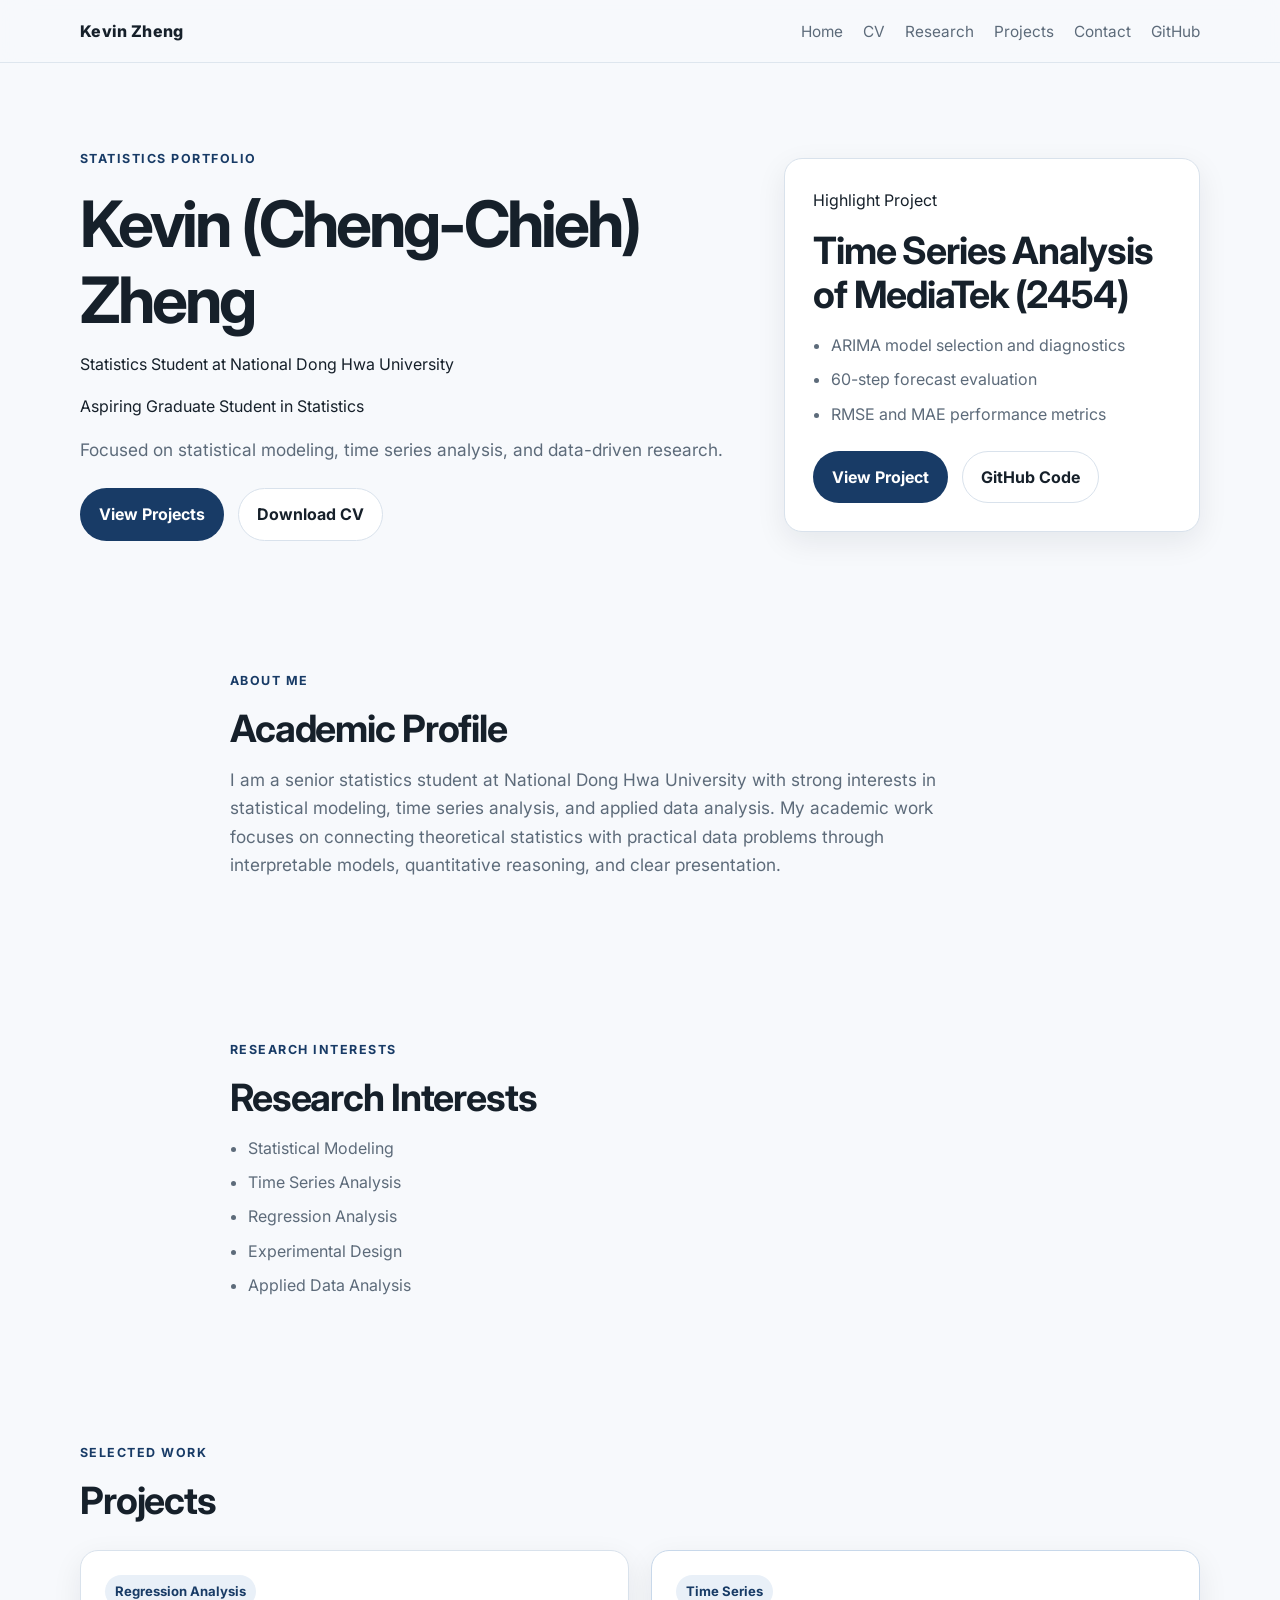
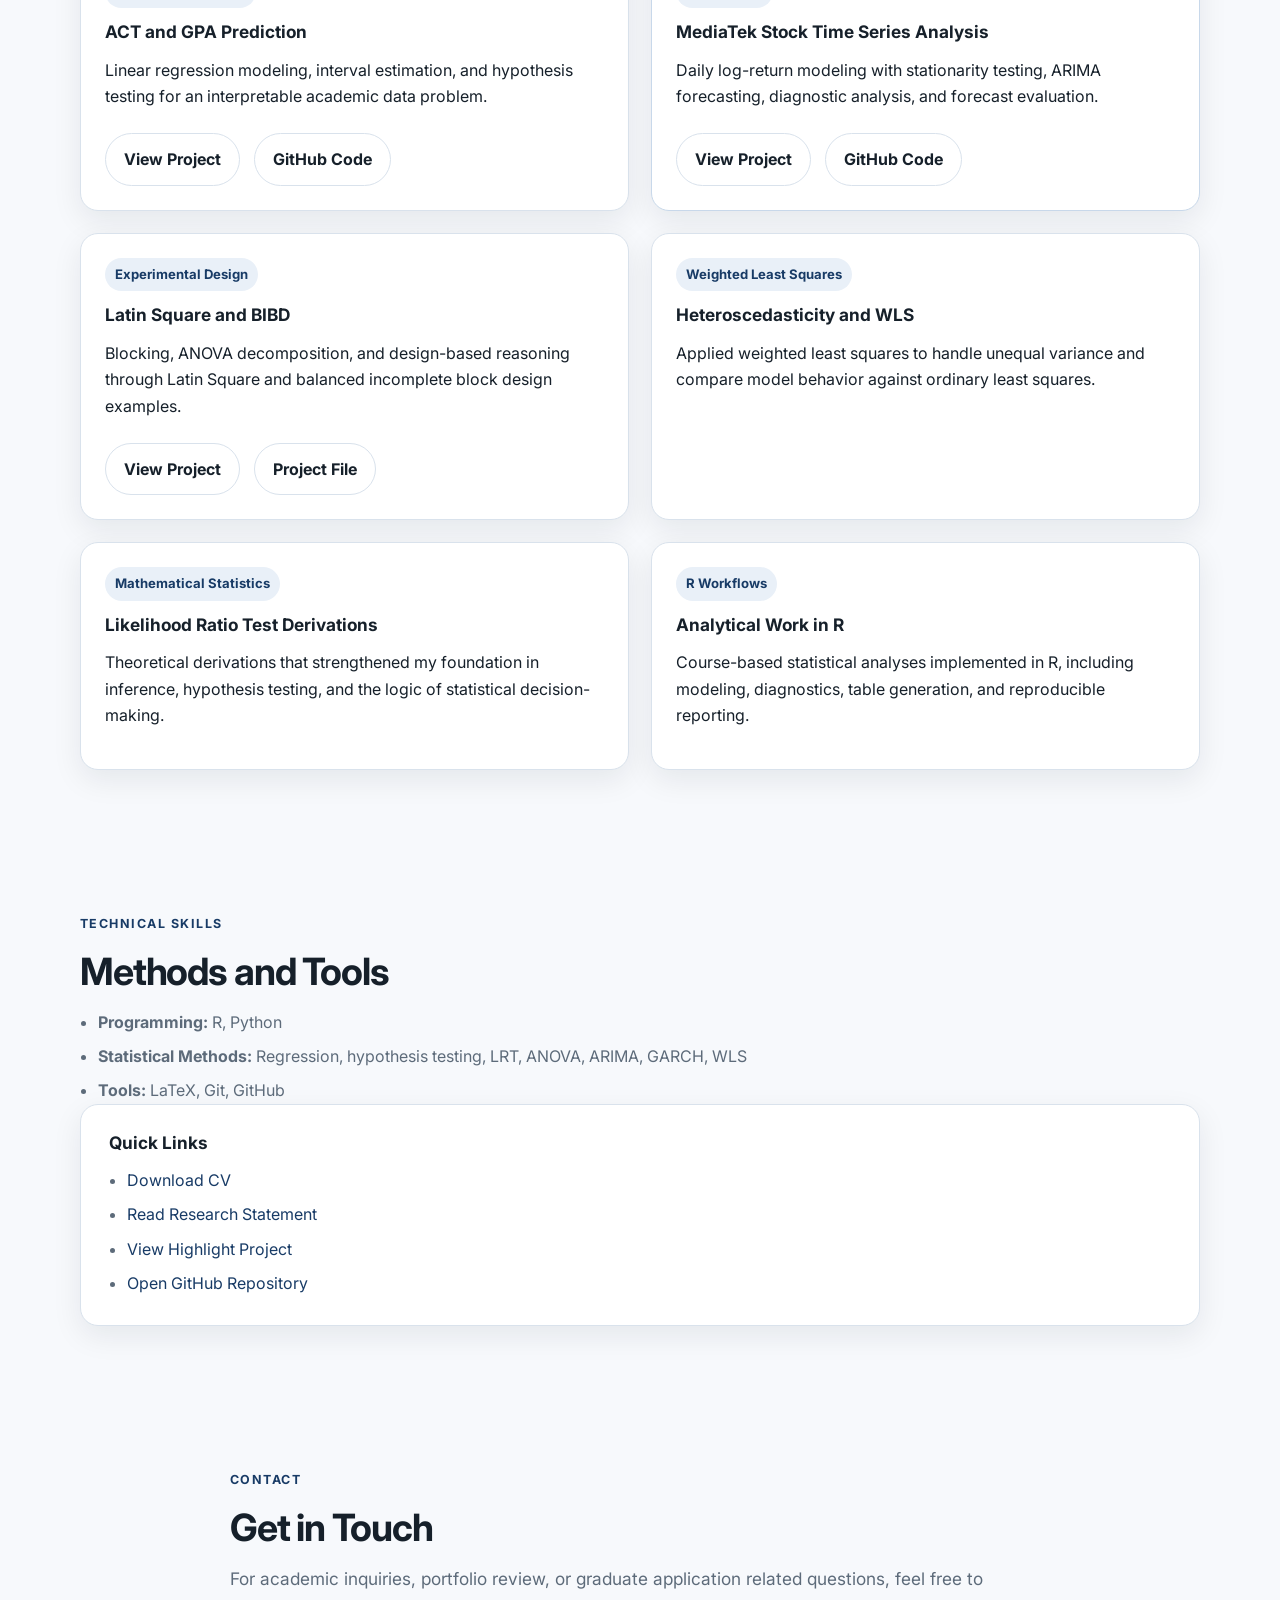
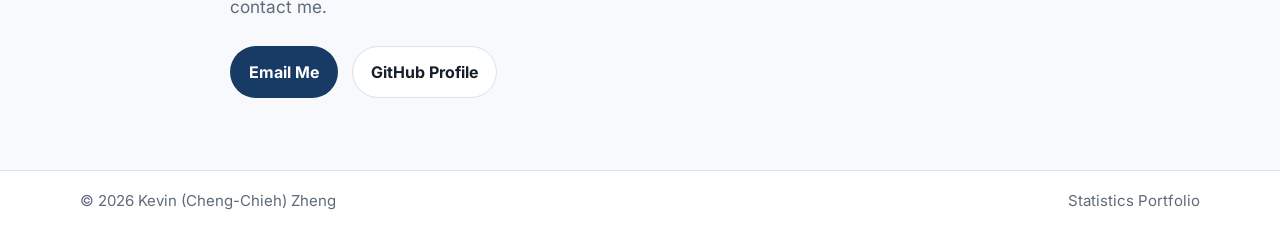
<file: index.html>
<!DOCTYPE html>
<html lang="en">
<head>
  <meta charset="UTF-8" />
  <meta name="viewport" content="width=device-width, initial-scale=1.0" />
  <title>Kevin (Cheng-Chieh) Zheng | Statistics Portfolio</title>
  <meta name="description" content="Statistics portfolio of Kevin (Cheng-Chieh) Zheng, featuring projects in regression analysis, time series analysis, experimental design, and applied data analysis." />
  <link rel="preconnect" href="https://fonts.googleapis.com">
  <link rel="preconnect" href="https://fonts.gstatic.com" crossorigin>
  <link href="https://fonts.googleapis.com/css2?family=Inter:wght@400;500;600;700;800&display=swap" rel="stylesheet">
  <link rel="stylesheet" href="style.css" />
</head>
<body>
  <header class="site-header">
    <div class="container nav">
      <div class="brand"><a href="index.html">Kevin Zheng</a></div>
      <nav>
        <a href="index.html">Home</a>
        <a href="cv.html">CV</a>
        <a href="research.html">Research</a>
        <a href="#projects">Projects</a>
        <a href="#contact">Contact</a>
        <a href="https://github.com/kevinzheng0509/Kevinzheng" target="_blank">GitHub</a>
      </nav>
    </div>
  </header>

  <main>
    <section class="hero">
      <div class="container hero-grid">
        <div>
          <p class="eyebrow">Statistics Portfolio</p>
          <h1>Kevin (Cheng-Chieh) Zheng</h1>
          <p class="hero-subtitle">Statistics Student at National Dong Hwa University</p>
          <p class="hero-subtitle">Aspiring Graduate Student in Statistics</p>
          <p class="lead">Focused on statistical modeling, time series analysis, and data-driven research.</p>
          <div class="hero-actions">
            <a class="btn btn-primary" href="#projects">View Projects</a>
            <a class="btn btn-secondary" href="kevin-zheng-cv.pdf" target="_blank">Download CV</a>
          </div>
        </div>
        <div class="hero-card">
          <p class="card-label">Highlight Project</p>
          <h2>Time Series Analysis of MediaTek (2454)</h2>
          <ul class="list-tight">
            <li>ARIMA model selection and diagnostics</li>
            <li>60-step forecast evaluation</li>
            <li>RMSE and MAE performance metrics</li>
          </ul>
          <div class="stack-actions">
            <a class="btn btn-primary" href="project-timeseries.html">View Project</a>
            <a class="btn btn-secondary" href="https://github.com/kevinzheng0509/Kevinzheng/blob/main/time_series_analysis_full.R" target="_blank">GitHub Code</a>
          </div>
        </div>
      </div>
    </section>

    <section class="section">
      <div class="container narrow">
        <p class="eyebrow">About Me</p>
        <h2>Academic Profile</h2>
        <p class="lead">I am a senior statistics student at National Dong Hwa University with strong interests in statistical modeling, time series analysis, and applied data analysis. My academic work focuses on connecting theoretical statistics with practical data problems through interpretable models, quantitative reasoning, and clear presentation.</p>
      </div>
    </section>

    <section class="section">
      <div class="container narrow">
        <p class="eyebrow">Research Interests</p>
        <h2>Research Interests</h2>
        <ul class="list-tight">
          <li>Statistical Modeling</li>
          <li>Time Series Analysis</li>
          <li>Regression Analysis</li>
          <li>Experimental Design</li>
          <li>Applied Data Analysis</li>
        </ul>
      </div>
    </section>

    <section class="section" id="projects">
      <div class="container">
        <p class="eyebrow">Selected Work</p>
        <h2>Projects</h2>
        <div class="cards">
          <article class="card">
            <span class="tag">Regression Analysis</span>
            <h3>ACT and GPA Prediction</h3>
            <p>Linear regression modeling, interval estimation, and hypothesis testing for an interpretable academic data problem.</p>
            <div class="stack-actions">
              <a class="btn btn-secondary" href="project-regression.html">View Project</a>
              <a class="btn btn-secondary" href="https://github.com/kevinzheng0509/Kevinzheng" target="_blank">GitHub Code</a>
            </div>
          </article>

          <article class="card featured-outline">
            <span class="tag">Time Series</span>
            <h3>MediaTek Stock Time Series Analysis</h3>
            <p>Daily log-return modeling with stationarity testing, ARIMA forecasting, diagnostic analysis, and forecast evaluation.</p>
            <div class="stack-actions">
              <a class="btn btn-secondary" href="project-timeseries.html">View Project</a>
              <a class="btn btn-secondary" href="https://github.com/kevinzheng0509/Kevinzheng/blob/main/time_series_analysis_full.R" target="_blank">GitHub Code</a>
            </div>
          </article>

          <article class="card">
            <span class="tag">Experimental Design</span>
            <h3>Latin Square and BIBD</h3>
            <p>Blocking, ANOVA decomposition, and design-based reasoning through Latin Square and balanced incomplete block design examples.</p>
            <div class="stack-actions">
              <a class="btn btn-secondary" href="project-experimental.html">View Project</a>
              <a class="btn btn-secondary" href="https://github.com/kevinzheng0509/Kevinzheng/blob/main/latin-square-bibd-presentation.pdf" target="_blank">Project File</a>
            </div>
          </article>

          <article class="card">
            <span class="tag">Weighted Least Squares</span>
            <h3>Heteroscedasticity and WLS</h3>
            <p>Applied weighted least squares to handle unequal variance and compare model behavior against ordinary least squares.</p>
          </article>

          <article class="card">
            <span class="tag">Mathematical Statistics</span>
            <h3>Likelihood Ratio Test Derivations</h3>
            <p>Theoretical derivations that strengthened my foundation in inference, hypothesis testing, and the logic of statistical decision-making.</p>
          </article>

          <article class="card">
            <span class="tag">R Workflows</span>
            <h3>Analytical Work in R</h3>
            <p>Course-based statistical analyses implemented in R, including modeling, diagnostics, table generation, and reproducible reporting.</p>
          </article>
        </div>
      </div>
    </section>

    <section class="section">
      <div class="container split">
        <div>
          <p class="eyebrow">Technical Skills</p>
          <h2>Methods and Tools</h2>
          <ul class="list-tight">
            <li><strong>Programming:</strong> R, Python</li>
            <li><strong>Statistical Methods:</strong> Regression, hypothesis testing, LRT, ANOVA, ARIMA, GARCH, WLS</li>
            <li><strong>Tools:</strong> LaTeX, Git, GitHub</li>
          </ul>
        </div>
        <div class="summary-list">
          <h3>Quick Links</h3>
          <ul>
            <li><a class="inline-link" href="kevin-zheng-cv.pdf" target="_blank">Download CV</a></li>
            <li><a class="inline-link" href="research.html">Read Research Statement</a></li>
            <li><a class="inline-link" href="project-timeseries.html">View Highlight Project</a></li>
            <li><a class="inline-link" href="https://github.com/kevinzheng0509/Kevinzheng" target="_blank">Open GitHub Repository</a></li>
          </ul>
        </div>
      </div>
    </section>

    <section class="section" id="contact">
      <div class="container narrow">
        <p class="eyebrow">Contact</p>
        <h2>Get in Touch</h2>
        <p class="lead">For academic inquiries, portfolio review, or graduate application related questions, feel free to contact me.</p>
        <div class="stack-actions">
          <a class="btn btn-primary" href="mailto:kevinzheng0509@gmail.com">Email Me</a>
          <a class="btn btn-secondary" href="https://github.com/kevinzheng0509" target="_blank">GitHub Profile</a>
        </div>
      </div>
    </section>
  </main>

  <footer class="site-footer">
    <div class="container footer-row">
      <span>© 2026 Kevin (Cheng-Chieh) Zheng</span>
      <span>Statistics Portfolio</span>
    </div>
  </footer>
</body>
</html>
</file>
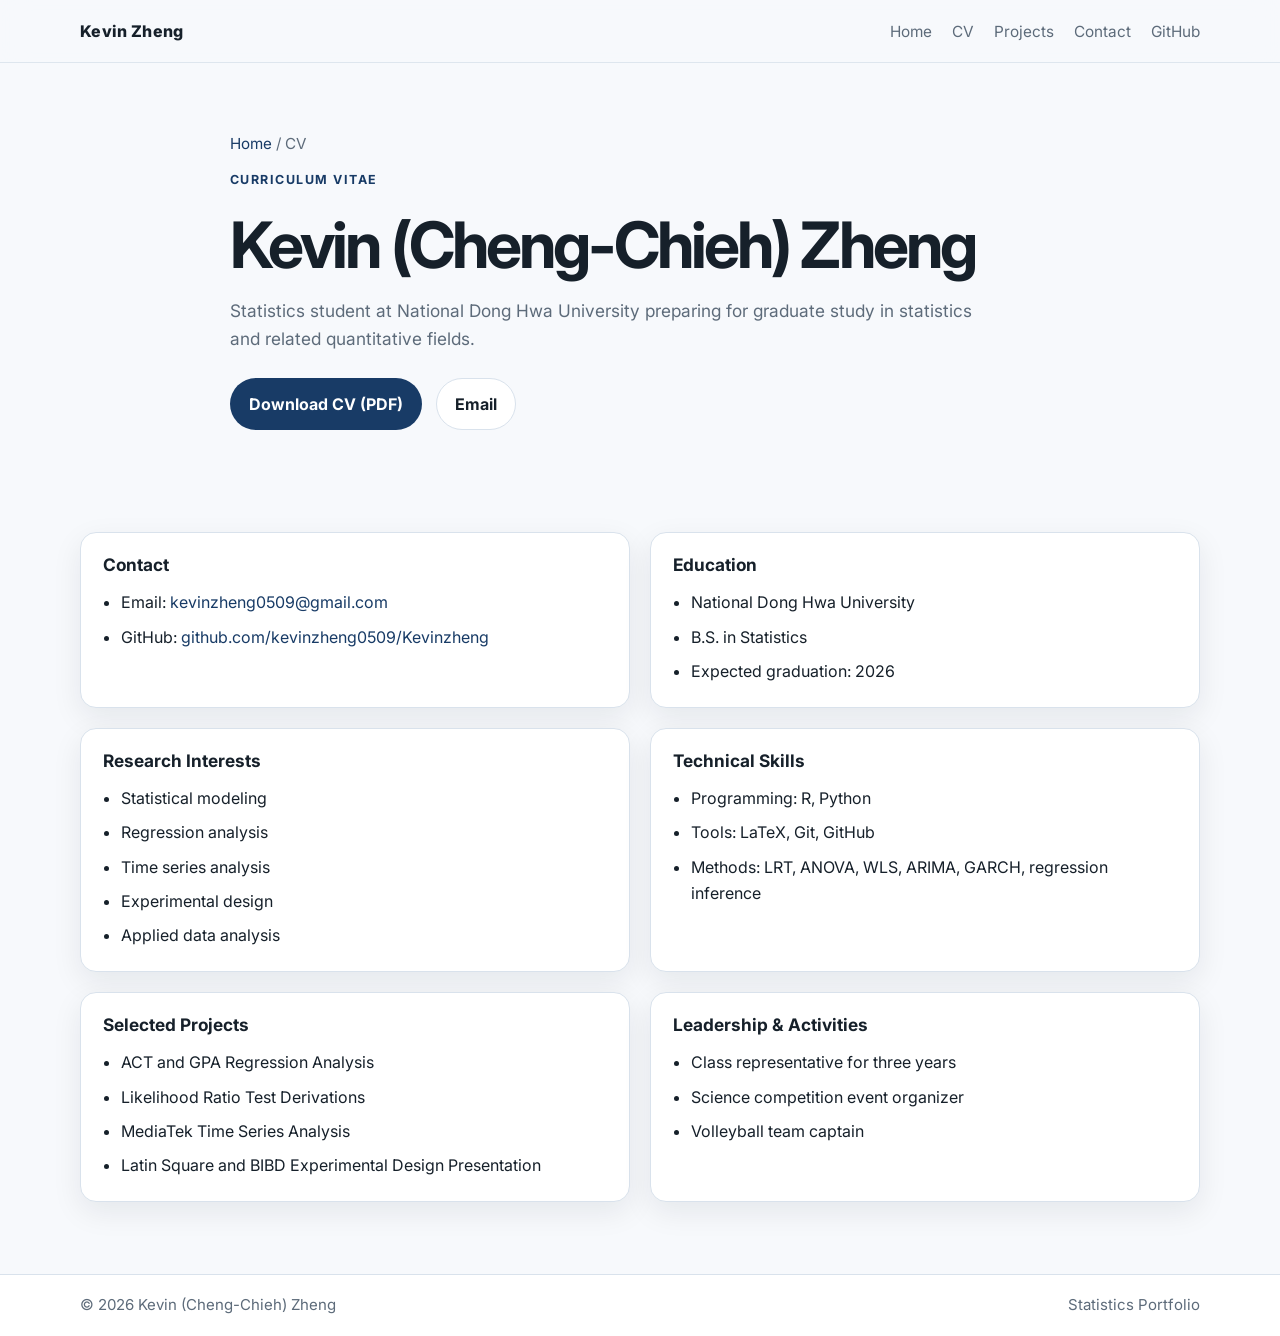
<file: cv.html>
<!DOCTYPE html>
<html lang="en">
<head>
  <meta charset="UTF-8" />
  <meta name="viewport" content="width=device-width, initial-scale=1.0" />
  <title>CV | Kevin Zheng</title>
  <link rel="preconnect" href="https://fonts.googleapis.com">
  <link rel="preconnect" href="https://fonts.gstatic.com" crossorigin>
  <link href="https://fonts.googleapis.com/css2?family=Inter:wght@400;500;600;700;800&display=swap" rel="stylesheet">
  <link rel="stylesheet" href="style.css" />
</head>
<body>
  <header class="site-header"><div class="container nav"><div class="brand"><a href="index.html">Kevin Zheng</a></div><nav><a href="index.html">Home</a><a href="cv.html">CV</a><a href="index.html#projects">Projects</a><a href="index.html#contact">Contact</a><a href="https://github.com/kevinzheng0509/Kevinzheng" target="_blank">GitHub</a></nav></div></header>
  <main>
    <section class="page-hero">
      <div class="container narrow">
        <p class="breadcrumb"><a class="inline-link" href="index.html">Home</a> / CV</p>
        <p class="eyebrow">Curriculum Vitae</p>
        <h1>Kevin (Cheng-Chieh) Zheng</h1>
        <p class="lead">Statistics student at National Dong Hwa University preparing for graduate study in statistics and related quantitative fields.</p>
        <div class="hero-actions">
          <a class="btn btn-primary" href="kevin-zheng-cv.pdf" target="_blank">Download CV (PDF)</a>
          <a class="btn btn-secondary" href="mailto:kevinzheng0509@gmail.com">Email</a>
        </div>
      </div>
    </section>

    <section class="section">
      <div class="container cv-grid">
        <div class="cv-block">
          <h3>Contact</h3>
          <ul>
            <li>Email: <a class="inline-link" href="mailto:kevinzheng0509@gmail.com">kevinzheng0509@gmail.com</a></li>
            <li>GitHub: <a class="inline-link" href="https://github.com/kevinzheng0509/Kevinzheng" target="_blank">github.com/kevinzheng0509/Kevinzheng</a></li>
          </ul>
        </div>
        <div class="cv-block">
          <h3>Education</h3>
          <ul>
            <li>National Dong Hwa University</li>
            <li>B.S. in Statistics</li>
            <li>Expected graduation: 2026</li>
          </ul>
        </div>
        <div class="cv-block">
          <h3>Research Interests</h3>
          <ul>
            <li>Statistical modeling</li>
            <li>Regression analysis</li>
            <li>Time series analysis</li>
            <li>Experimental design</li>
            <li>Applied data analysis</li>
          </ul>
        </div>
        <div class="cv-block">
          <h3>Technical Skills</h3>
          <ul>
            <li>Programming: R, Python</li>
            <li>Tools: LaTeX, Git, GitHub</li>
            <li>Methods: LRT, ANOVA, WLS, ARIMA, GARCH, regression inference</li>
          </ul>
        </div>
        <div class="cv-block">
          <h3>Selected Projects</h3>
          <ul>
            <li>ACT and GPA Regression Analysis</li>
            <li>Likelihood Ratio Test Derivations</li>
            <li>MediaTek Time Series Analysis</li>
            <li>Latin Square and BIBD Experimental Design Presentation</li>
          </ul>
        </div>
        <div class="cv-block">
          <h3>Leadership & Activities</h3>
          <ul>
            <li>Class representative for three years</li>
            <li>Science competition event organizer</li>
            <li>Volleyball team captain</li>
          </ul>
        </div>
      </div>
    </section>
  </main>
  <footer class="site-footer"><div class="container footer-row"><span>© 2026 Kevin (Cheng-Chieh) Zheng</span><span>Statistics Portfolio</span></div></footer>
</body>
</html>
</file>
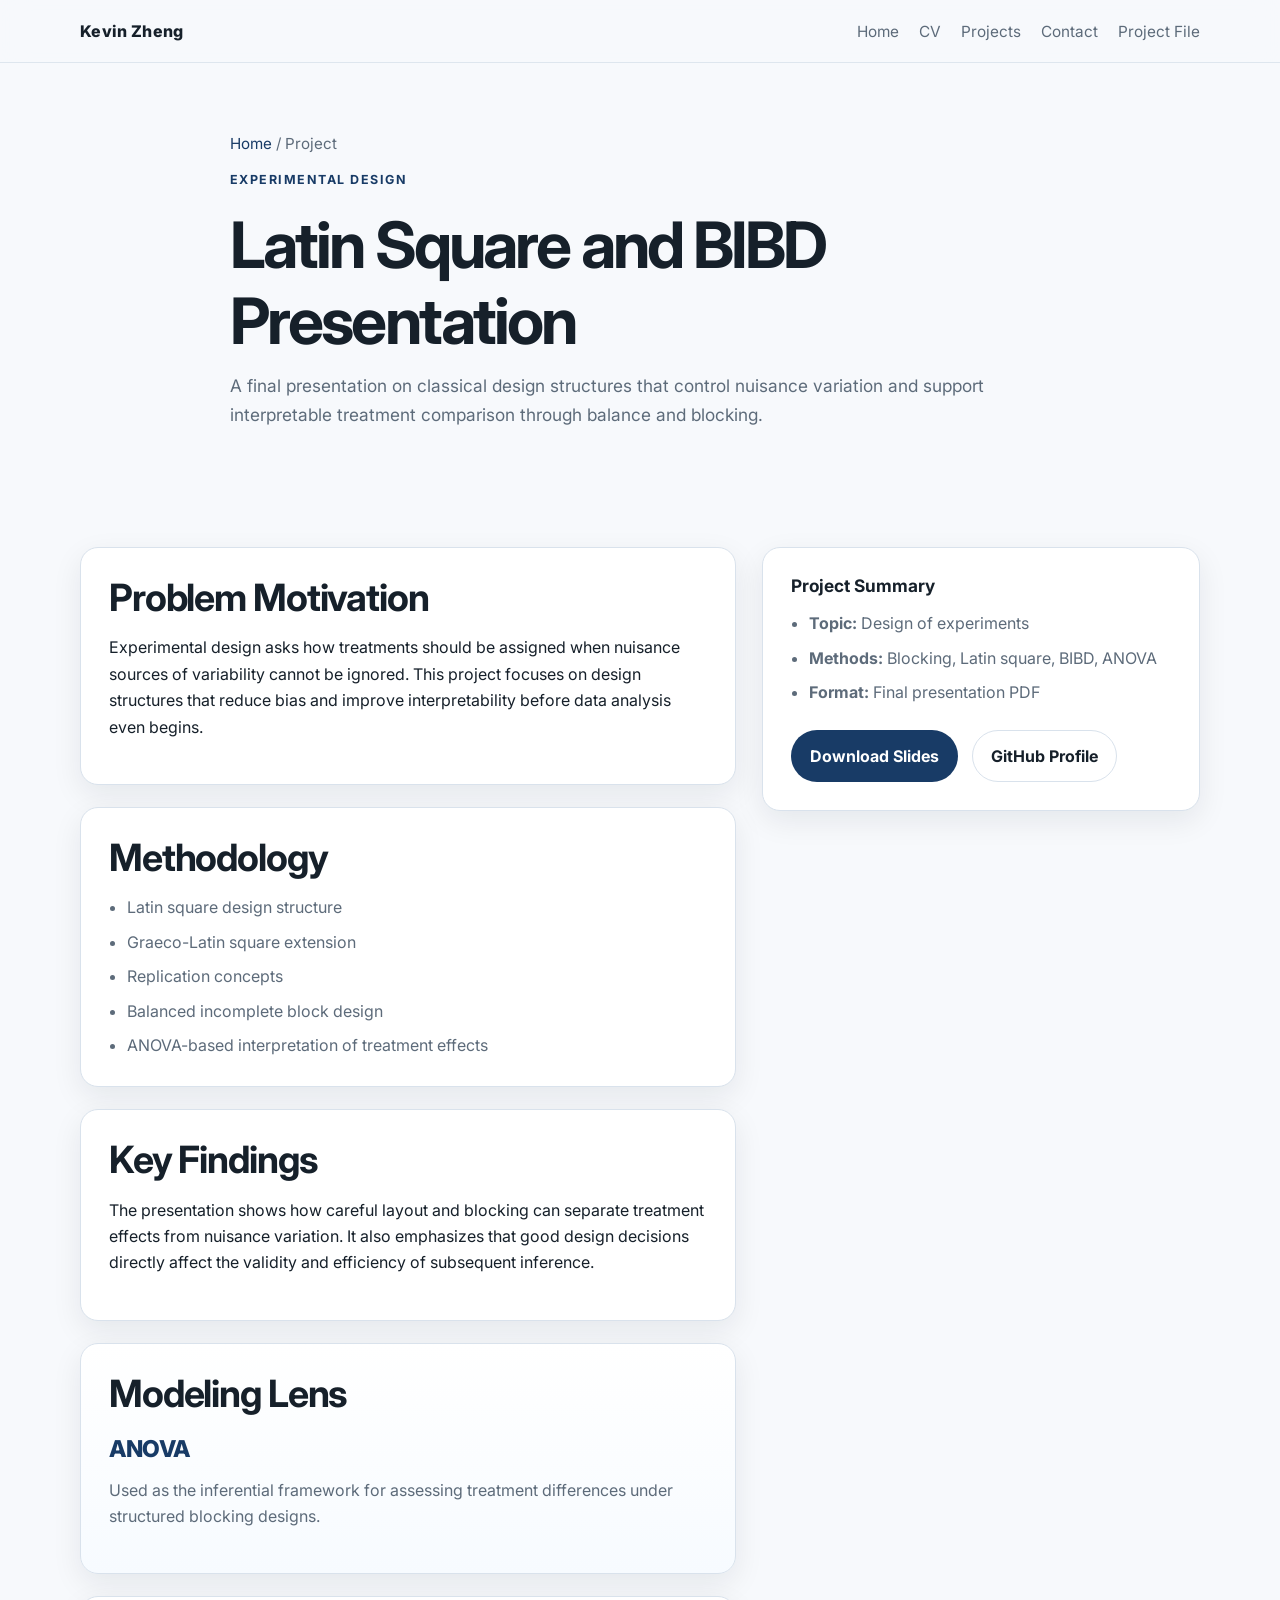
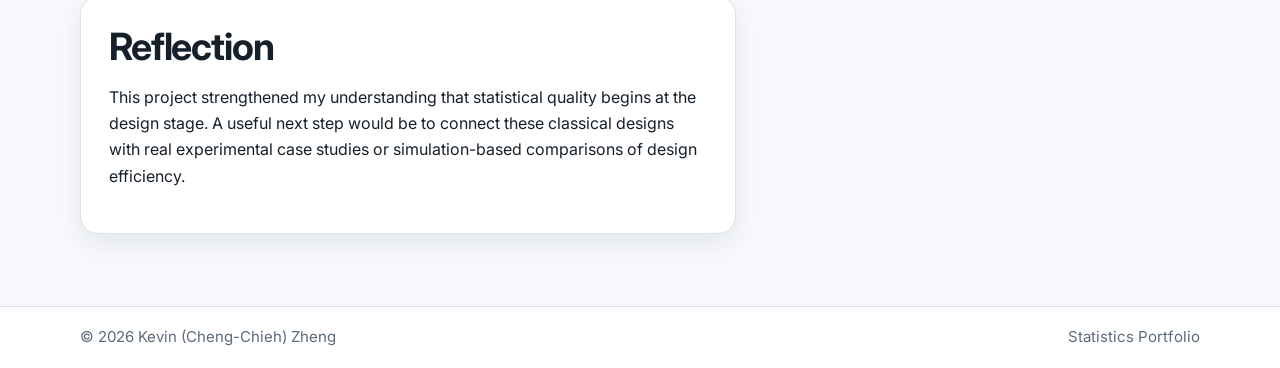
<file: project-experimental.html>
<!DOCTYPE html>
<html lang="en">
<head>
  <meta charset="UTF-8" />
  <meta name="viewport" content="width=device-width, initial-scale=1.0" />
  <title>Experimental Design Project | Kevin Zheng</title>
  <link rel="preconnect" href="https://fonts.googleapis.com">
  <link rel="preconnect" href="https://fonts.gstatic.com" crossorigin>
  <link href="https://fonts.googleapis.com/css2?family=Inter:wght@400;500;600;700;800&display=swap" rel="stylesheet">
  <link rel="stylesheet" href="style.css" />
</head>
<body>
  <header class="site-header"><div class="container nav"><div class="brand"><a href="index.html">Kevin Zheng</a></div><nav><a href="index.html">Home</a><a href="cv.html">CV</a><a href="index.html#projects">Projects</a><a href="index.html#contact">Contact</a><a href="https://github.com/kevinzheng0509/Kevinzheng/blob/main/latin-square-bibd-presentation.pdf" target="_blank">Project File</a></nav></div></header>
  <main>
    <section class="page-hero">
      <div class="container narrow">
        <p class="breadcrumb"><a class="inline-link" href="index.html">Home</a> / Project</p>
        <p class="eyebrow">Experimental Design</p>
        <h1>Latin Square and BIBD Presentation</h1>
        <p class="lead">A final presentation on classical design structures that control nuisance variation and support interpretable treatment comparison through balance and blocking.</p>
      </div>
    </section>

    <section class="section">
      <div class="container project-layout">
        <div>
          <div class="project-panel project-section">
            <h2>Problem Motivation</h2>
            <p>Experimental design asks how treatments should be assigned when nuisance sources of variability cannot be ignored. This project focuses on design structures that reduce bias and improve interpretability before data analysis even begins.</p>
          </div>
          <div class="project-panel project-section">
            <h2>Methodology</h2>
            <ul class="list-tight">
              <li>Latin square design structure</li>
              <li>Graeco-Latin square extension</li>
              <li>Replication concepts</li>
              <li>Balanced incomplete block design</li>
              <li>ANOVA-based interpretation of treatment effects</li>
            </ul>
          </div>
          <div class="project-panel project-section">
            <h2>Key Findings</h2>
            <p>The presentation shows how careful layout and blocking can separate treatment effects from nuisance variation. It also emphasizes that good design decisions directly affect the validity and efficiency of subsequent inference.</p>
          </div>
          <div class="project-panel project-section formula-box">
            <h2>Modeling Lens</h2>
            <p class="formula">ANOVA</p>
            <p class="muted">Used as the inferential framework for assessing treatment differences under structured blocking designs.</p>
          </div>
          <div class="project-panel project-section">
            <h2>Reflection</h2>
            <p>This project strengthened my understanding that statistical quality begins at the design stage. A useful next step would be to connect these classical designs with real experimental case studies or simulation-based comparisons of design efficiency.</p>
          </div>
        </div>
        <aside>
          <div class="summary-list">
            <h3>Project Summary</h3>
            <ul>
              <li><strong>Topic:</strong> Design of experiments</li>
              <li><strong>Methods:</strong> Blocking, Latin square, BIBD, ANOVA</li>
              <li><strong>Format:</strong> Final presentation PDF</li>
            </ul>
            <div class="stack-actions">
              <a class="btn btn-primary" href="latin-square-bibd-presentation.pdf" target="_blank">Download Slides</a>
              <a class="btn btn-secondary" href="https://github.com/kevinzheng0509/Kevinzheng" target="_blank">GitHub Profile</a>
            </div>
          </div>
        </aside>
      </div>
    </section>
  </main>
  <footer class="site-footer"><div class="container footer-row"><span>© 2026 Kevin (Cheng-Chieh) Zheng</span><span>Statistics Portfolio</span></div></footer>
</body>
</html>
</file>
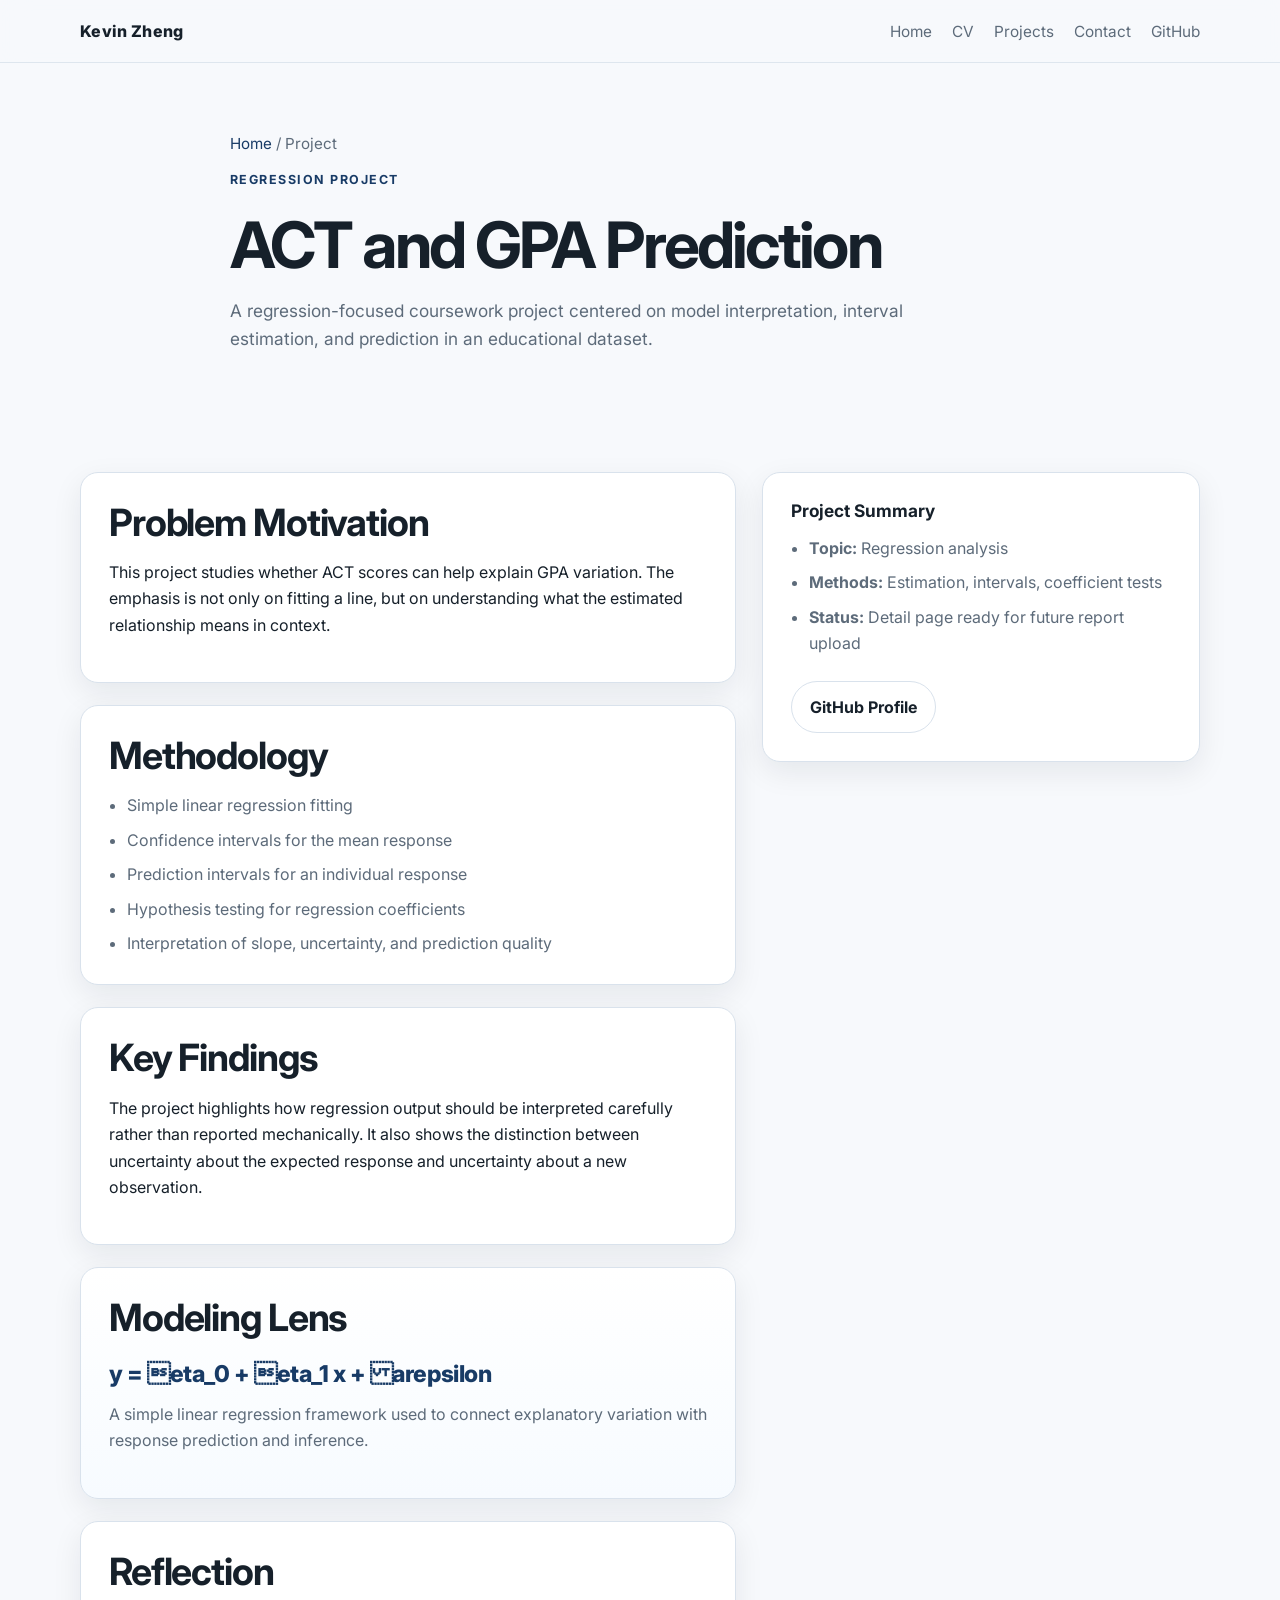
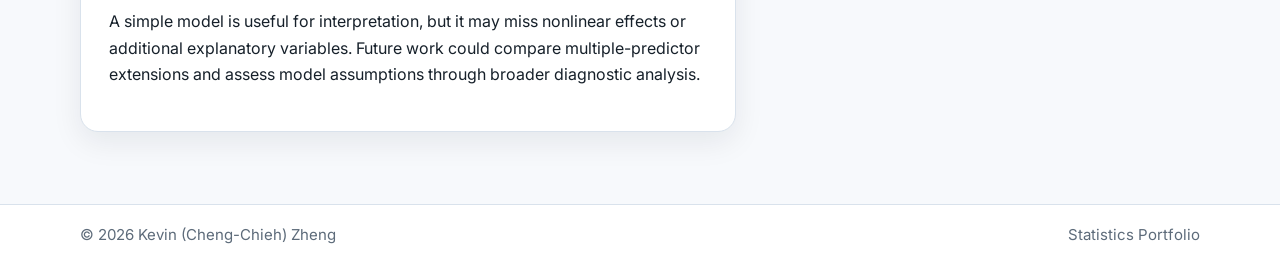
<file: project-regression.html>
<!DOCTYPE html>
<html lang="en">
<head>
  <meta charset="UTF-8" />
  <meta name="viewport" content="width=device-width, initial-scale=1.0" />
  <title>Regression Project | Kevin Zheng</title>
  <link rel="preconnect" href="https://fonts.googleapis.com">
  <link rel="preconnect" href="https://fonts.gstatic.com" crossorigin>
  <link href="https://fonts.googleapis.com/css2?family=Inter:wght@400;500;600;700;800&display=swap" rel="stylesheet">
  <link rel="stylesheet" href="style.css" />
</head>
<body>
  <header class="site-header"><div class="container nav"><div class="brand"><a href="index.html">Kevin Zheng</a></div><nav><a href="index.html">Home</a><a href="cv.html">CV</a><a href="index.html#projects">Projects</a><a href="index.html#contact">Contact</a><a href="https://github.com/kevinzheng0509/Kevinzheng" target="_blank">GitHub</a></nav></div></header>
  <main>
    <section class="page-hero">
      <div class="container narrow">
        <p class="breadcrumb"><a class="inline-link" href="index.html">Home</a> / Project</p>
        <p class="eyebrow">Regression Project</p>
        <h1>ACT and GPA Prediction</h1>
        <p class="lead">A regression-focused coursework project centered on model interpretation, interval estimation, and prediction in an educational dataset.</p>
      </div>
    </section>

    <section class="section">
      <div class="container project-layout">
        <div>
          <div class="project-panel project-section">
            <h2>Problem Motivation</h2>
            <p>This project studies whether ACT scores can help explain GPA variation. The emphasis is not only on fitting a line, but on understanding what the estimated relationship means in context.</p>
          </div>
          <div class="project-panel project-section">
            <h2>Methodology</h2>
            <ul class="list-tight">
              <li>Simple linear regression fitting</li>
              <li>Confidence intervals for the mean response</li>
              <li>Prediction intervals for an individual response</li>
              <li>Hypothesis testing for regression coefficients</li>
              <li>Interpretation of slope, uncertainty, and prediction quality</li>
            </ul>
          </div>
          <div class="project-panel project-section">
            <h2>Key Findings</h2>
            <p>The project highlights how regression output should be interpreted carefully rather than reported mechanically. It also shows the distinction between uncertainty about the expected response and uncertainty about a new observation.</p>
          </div>
          <div class="project-panel project-section formula-box">
            <h2>Modeling Lens</h2>
            <p class="formula">y = eta_0 + eta_1 x + arepsilon</p>
            <p class="muted">A simple linear regression framework used to connect explanatory variation with response prediction and inference.</p>
          </div>
          <div class="project-panel project-section">
            <h2>Reflection</h2>
            <p>A simple model is useful for interpretation, but it may miss nonlinear effects or additional explanatory variables. Future work could compare multiple-predictor extensions and assess model assumptions through broader diagnostic analysis.</p>
          </div>
        </div>
        <aside>
          <div class="summary-list">
            <h3>Project Summary</h3>
            <ul>
              <li><strong>Topic:</strong> Regression analysis</li>
              <li><strong>Methods:</strong> Estimation, intervals, coefficient tests</li>
              <li><strong>Status:</strong> Detail page ready for future report upload</li>
            </ul>
            <div class="stack-actions">
              <a class="btn btn-secondary" href="https://github.com/kevinzheng0509/Kevinzheng" target="_blank">GitHub Profile</a>
            </div>
          </div>
        </aside>
      </div>
    </section>
  </main>
  <footer class="site-footer"><div class="container footer-row"><span>© 2026 Kevin (Cheng-Chieh) Zheng</span><span>Statistics Portfolio</span></div></footer>
</body>
</html>
</file>
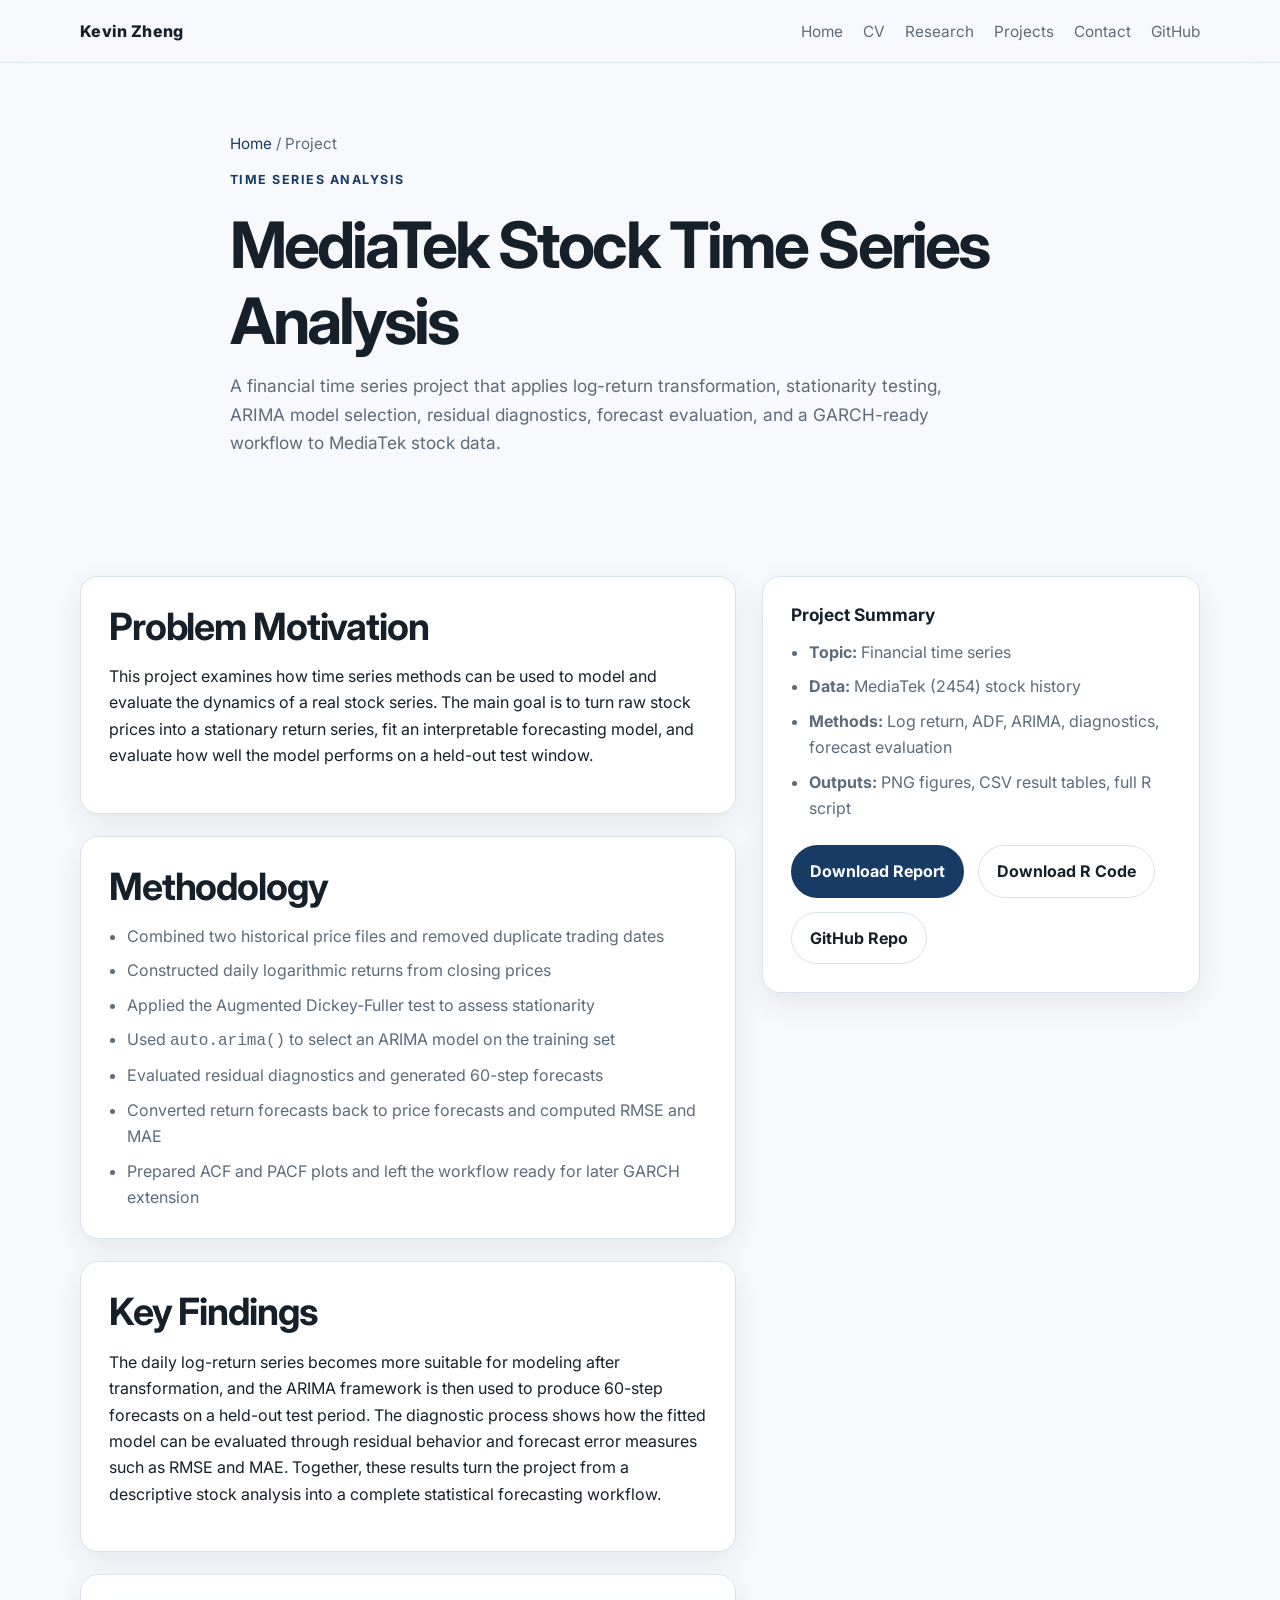
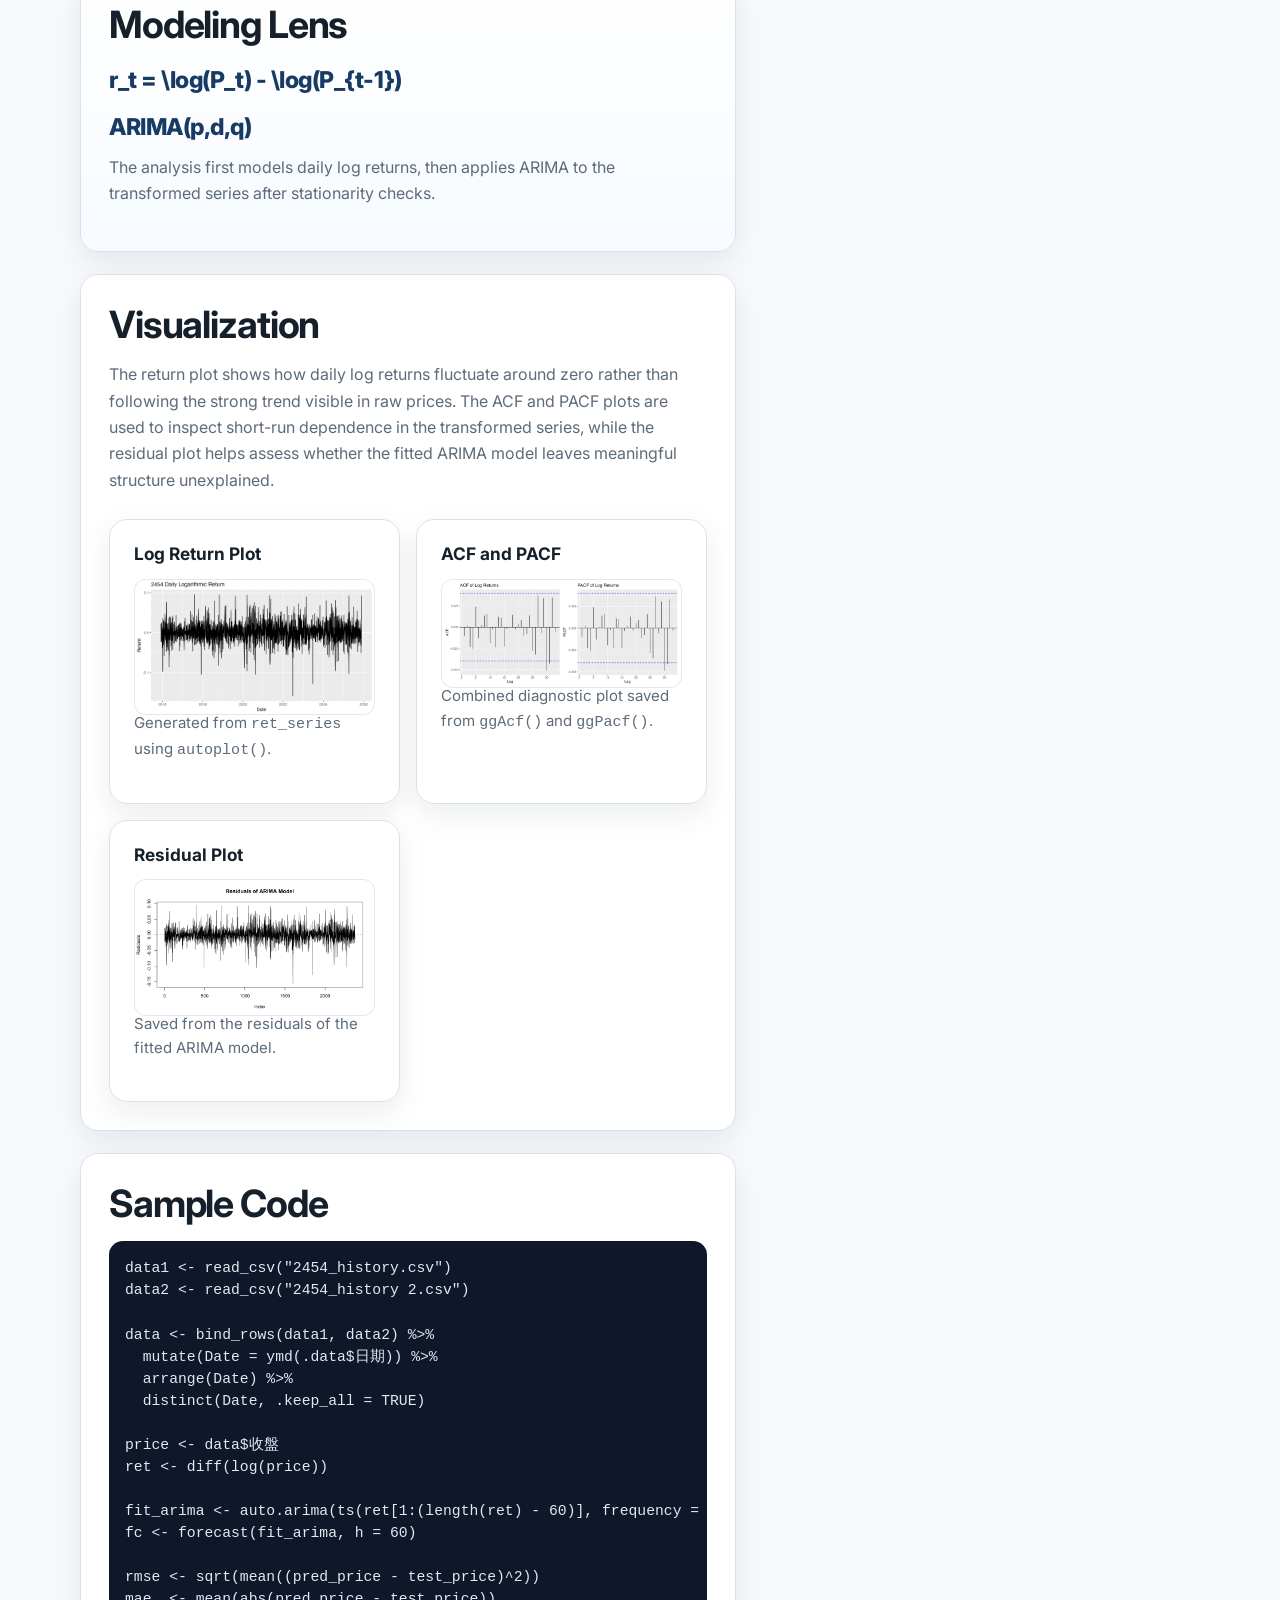
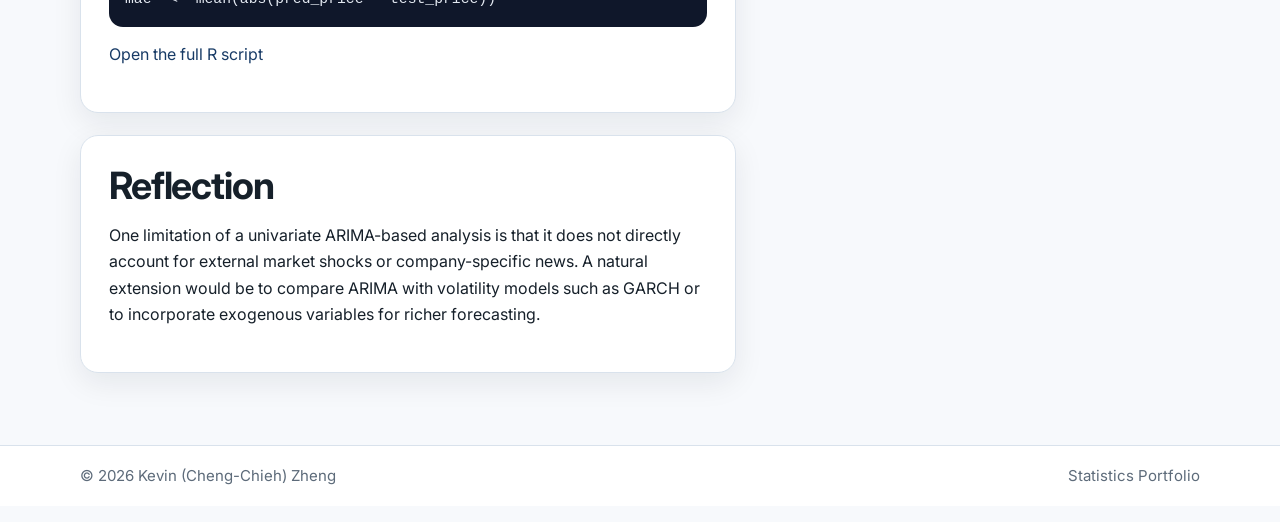
<file: project-timeseries.html>
<!DOCTYPE html>
<html lang="en">
<head>
  <meta charset="UTF-8" />
  <meta name="viewport" content="width=device-width, initial-scale=1.0" />
  <title>Time Series Project | Kevin Zheng</title>
  <link rel="preconnect" href="https://fonts.googleapis.com">
  <link rel="preconnect" href="https://fonts.gstatic.com" crossorigin>
  <link href="https://fonts.googleapis.com/css2?family=Inter:wght@400;500;600;700;800&display=swap" rel="stylesheet">
  <link rel="stylesheet" href="style.css" />
</head>
<body>
  <header class="site-header"><div class="container nav"><div class="brand"><a href="index.html">Kevin Zheng</a></div><nav><a href="index.html">Home</a><a href="cv.html">CV</a><a href="research.html">Research</a><a href="index.html#projects">Projects</a><a href="index.html#contact">Contact</a><a href="https://github.com/kevinzheng0509/Kevinzheng/blob/main/time_series_analysis_full.R" target="_blank">GitHub</a></nav></div></header>
  <main>
    <section class="page-hero">
      <div class="container narrow">
        <p class="breadcrumb"><a class="inline-link" href="index.html">Home</a> / Project</p>
        <p class="eyebrow">Time Series Analysis</p>
        <h1>MediaTek Stock Time Series Analysis</h1>
        <p class="lead">A financial time series project that applies log-return transformation, stationarity testing, ARIMA model selection, residual diagnostics, forecast evaluation, and a GARCH-ready workflow to MediaTek stock data.</p>
      </div>
    </section>

    <section class="section">
      <div class="container project-layout">
        <div>
          <div class="project-panel project-section">
            <h2>Problem Motivation</h2>
            <p>This project examines how time series methods can be used to model and evaluate the dynamics of a real stock series. The main goal is to turn raw stock prices into a stationary return series, fit an interpretable forecasting model, and evaluate how well the model performs on a held-out test window.</p>
          </div>

          <div class="project-panel project-section">
            <h2>Methodology</h2>
            <ul class="list-tight">
              <li>Combined two historical price files and removed duplicate trading dates</li>
              <li>Constructed daily logarithmic returns from closing prices</li>
              <li>Applied the Augmented Dickey-Fuller test to assess stationarity</li>
              <li>Used <code>auto.arima()</code> to select an ARIMA model on the training set</li>
              <li>Evaluated residual diagnostics and generated 60-step forecasts</li>
              <li>Converted return forecasts back to price forecasts and computed RMSE and MAE</li>
              <li>Prepared ACF and PACF plots and left the workflow ready for later GARCH extension</li>
            </ul>
          </div>

          <div class="project-panel project-section">
            <h2>Key Findings</h2>
            <p>The daily log-return series becomes more suitable for modeling after transformation, and the ARIMA framework is then used to produce 60-step forecasts on a held-out test period. The diagnostic process shows how the fitted model can be evaluated through residual behavior and forecast error measures such as RMSE and MAE. Together, these results turn the project from a descriptive stock analysis into a complete statistical forecasting workflow.</p>
          </div>

          <div class="project-panel project-section formula-box">
            <h2>Modeling Lens</h2>
            <p class="formula">r_t = \log(P_t) - \log(P_{t-1})</p>
            <p class="formula">ARIMA(p,d,q)</p>
            <p class="muted">The analysis first models daily log returns, then applies ARIMA to the transformed series after stationarity checks.</p>
          </div>

          <div class="project-panel project-section">
            <h2>Visualization</h2>
            <p class="muted">The return plot shows how daily log returns fluctuate around zero rather than following the strong trend visible in raw prices. The ACF and PACF plots are used to inspect short-run dependence in the transformed series, while the residual plot helps assess whether the fitted ARIMA model leaves meaningful structure unexplained.</p>
            <div class="cards image-grid">
              <div class="card">
                <h3>Log Return Plot</h3>
                <img src="log_return.png" alt="Log return plot for MediaTek stock" class="project-image">
                <p class="meta">Generated from <code>ret_series</code> using <code>autoplot()</code>.</p>
              </div>
              <div class="card">
                <h3>ACF and PACF</h3>
                <img src="acf_pacf_combined.png" alt="ACF and PACF of log returns" class="project-image">
                <p class="meta">Combined diagnostic plot saved from <code>ggAcf()</code> and <code>ggPacf()</code>.</p>
              </div>
              <div class="card">
                <h3>Residual Plot</h3>
                <img src="residual.png" alt="Residual plot of ARIMA model" class="project-image">
                <p class="meta">Saved from the residuals of the fitted ARIMA model.</p>
              </div>
            </div>
          </div>

          <div class="project-panel project-section">
            <h2>Sample Code</h2>
<pre><code>data1 &lt;- read_csv("2454_history.csv")
data2 &lt;- read_csv("2454_history 2.csv")

data &lt;- bind_rows(data1, data2) %&gt;%
  mutate(Date = ymd(.data$日期)) %&gt;%
  arrange(Date) %&gt;%
  distinct(Date, .keep_all = TRUE)

price &lt;- data$收盤
ret &lt;- diff(log(price))

fit_arima &lt;- auto.arima(ts(ret[1:(length(ret) - 60)], frequency = 1))
fc &lt;- forecast(fit_arima, h = 60)

rmse &lt;- sqrt(mean((pred_price - test_price)^2))
mae  &lt;- mean(abs(pred_price - test_price))</code></pre>
            <p><a class="inline-link" href="time_series_analysis_full.R" target="_blank">Open the full R script</a></p>
          </div>

          <div class="project-panel project-section">
            <h2>Reflection</h2>
            <p>One limitation of a univariate ARIMA-based analysis is that it does not directly account for external market shocks or company-specific news. A natural extension would be to compare ARIMA with volatility models such as GARCH or to incorporate exogenous variables for richer forecasting.</p>
          </div>
        </div>

        <aside>
          <div class="summary-list">
            <h3>Project Summary</h3>
            <ul>
              <li><strong>Topic:</strong> Financial time series</li>
              <li><strong>Data:</strong> MediaTek (2454) stock history</li>
              <li><strong>Methods:</strong> Log return, ADF, ARIMA, diagnostics, forecast evaluation</li>
              <li><strong>Outputs:</strong> PNG figures, CSV result tables, full R script</li>
            </ul>
            <div class="stack-actions">
              <a class="btn btn-primary" href="mediatek-time-series-report.pdf" target="_blank">Download Report</a>
              <a class="btn btn-secondary" href="time_series_analysis_full.R" target="_blank">Download R Code</a>
              <a class="btn btn-secondary" href="https://github.com/kevinzheng0509/Kevinzheng" target="_blank">GitHub Repo</a>
            </div>
          </div>
        </aside>
      </div>
    </section>
  </main>
  <footer class="site-footer"><div class="container footer-row"><span>© 2026 Kevin (Cheng-Chieh) Zheng</span><span>Statistics Portfolio</span></div></footer>
</body>
</html>
</file>
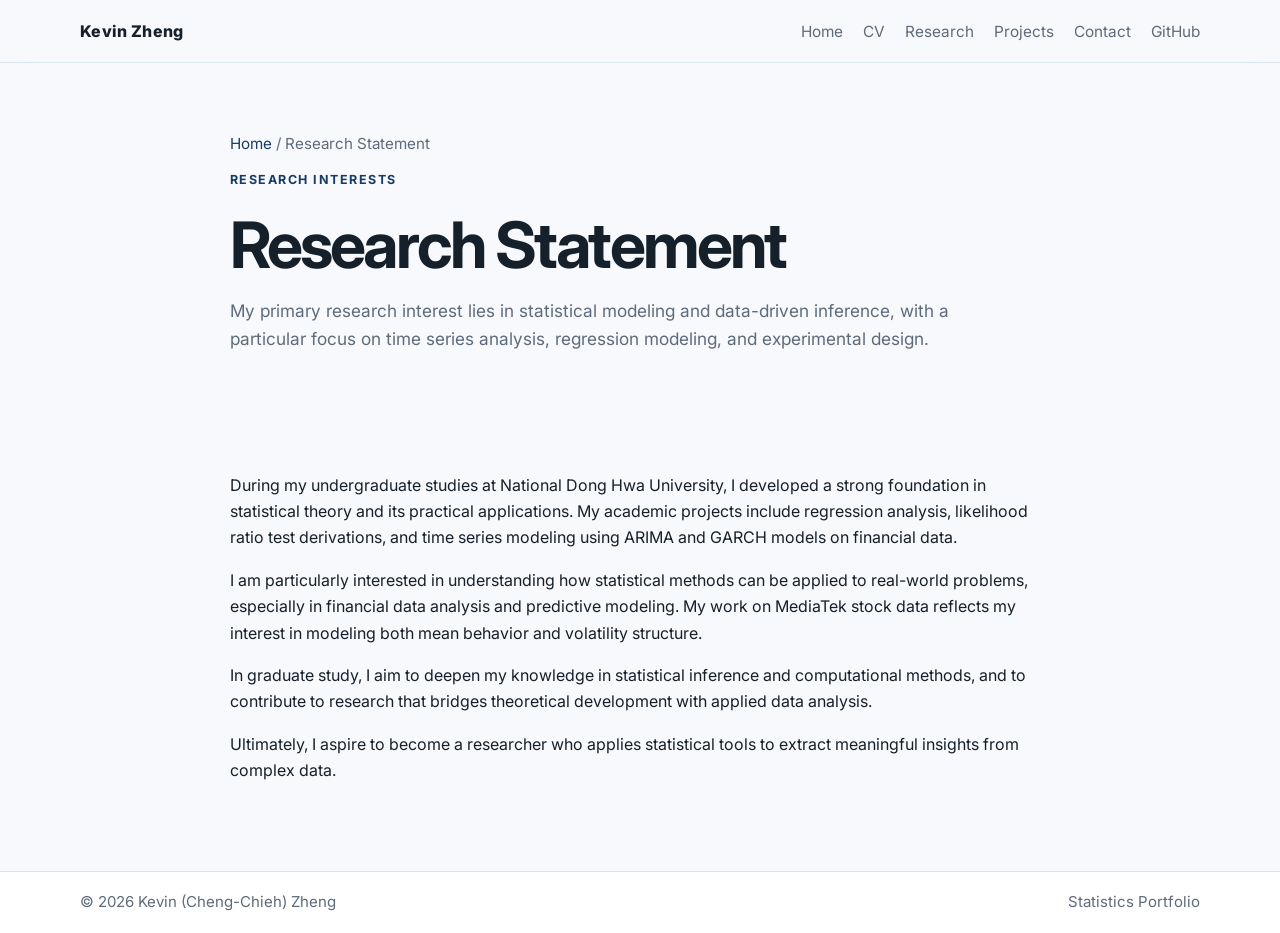
<file: research.html>
<!DOCTYPE html>
<html lang="en">
<head>
  <meta charset="UTF-8" />
  <meta name="viewport" content="width=device-width, initial-scale=1.0" />
  <title>Research Statement | Kevin Zheng</title>
  <link rel="preconnect" href="https://fonts.googleapis.com">
  <link rel="preconnect" href="https://fonts.gstatic.com" crossorigin>
  <link href="https://fonts.googleapis.com/css2?family=Inter:wght@400;500;600;700;800&display=swap" rel="stylesheet">
  <link rel="stylesheet" href="style.css" />
</head>
<body>
  <header class="site-header"><div class="container nav"><div class="brand"><a href="index.html">Kevin Zheng</a></div><nav><a href="index.html">Home</a><a href="cv.html">CV</a><a href="research.html">Research</a><a href="index.html#projects">Projects</a><a href="index.html#contact">Contact</a><a href="https://github.com/kevinzheng0509/Kevinzheng" target="_blank">GitHub</a></nav></div></header>
  <main>
    <section class="page-hero">
      <div class="container narrow">
        <p class="breadcrumb"><a class="inline-link" href="index.html">Home</a> / Research Statement</p>
        <p class="eyebrow">Research Interests</p>
        <h1>Research Statement</h1>
        <p class="lead">My primary research interest lies in statistical modeling and data-driven inference, with a particular focus on time series analysis, regression modeling, and experimental design.</p>
      </div>
    </section>
    <section class="section">
      <div class="container narrow prose">
        <p>During my undergraduate studies at National Dong Hwa University, I developed a strong foundation in statistical theory and its practical applications. My academic projects include regression analysis, likelihood ratio test derivations, and time series modeling using ARIMA and GARCH models on financial data.</p>
        <p>I am particularly interested in understanding how statistical methods can be applied to real-world problems, especially in financial data analysis and predictive modeling. My work on MediaTek stock data reflects my interest in modeling both mean behavior and volatility structure.</p>
        <p>In graduate study, I aim to deepen my knowledge in statistical inference and computational methods, and to contribute to research that bridges theoretical development with applied data analysis.</p>
        <p>Ultimately, I aspire to become a researcher who applies statistical tools to extract meaningful insights from complex data.</p>
      </div>
    </section>
  </main>
  <footer class="site-footer"><div class="container footer-row"><span>© 2026 Kevin (Cheng-Chieh) Zheng</span><span>Statistics Portfolio</span></div></footer>
</body>
</html>
</file>
<file: style.css>
:root {
  --bg: #f7f9fc;
  --surface: #ffffff;
  --surface-alt: #eef3f8;
  --text: #16202a;
  --muted: #5d6b7a;
  --line: #d9e2ec;
  --primary: #183b66;
  --primary-soft: #e9f0f8;
  --accent: #214f86;
  --shadow: 0 10px 30px rgba(17, 24, 39, 0.08);
  --radius: 18px;
}
*{box-sizing:border-box}
html{scroll-behavior:smooth}
body{margin:0;font-family:'Inter',system-ui,-apple-system,BlinkMacSystemFont,'Segoe UI',sans-serif;background:var(--bg);color:var(--text);line-height:1.65}
a{color:inherit;text-decoration:none}
img{max-width:100%;display:block}
.container{width:min(1120px,calc(100% - 40px));margin:0 auto}
.narrow{width:min(820px,calc(100% - 40px));margin:0 auto}
.site-header{position:sticky;top:0;backdrop-filter:blur(14px);background:rgba(247,249,252,.9);border-bottom:1px solid rgba(217,226,236,.8);z-index:20}
.nav{display:flex;align-items:center;justify-content:space-between;padding:18px 0;gap:16px}
.brand{font-weight:800;letter-spacing:.02em}
nav{display:flex;gap:20px;color:var(--muted);font-size:.96rem;flex-wrap:wrap}
nav a:hover,.text-link,.contact-box a,.inline-link{color:var(--primary)}
.hero{padding:86px 0 58px}
.hero-grid{display:grid;grid-template-columns:1.3fr .8fr;gap:28px;align-items:center}
.eyebrow,.section-label{color:var(--primary);font-weight:700;text-transform:uppercase;letter-spacing:.12em;font-size:.78rem}
h1,h2,h3{line-height:1.18;margin:0 0 14px}
h1{font-size:clamp(2.25rem,5vw,4rem);letter-spacing:-.045em}
h2{font-size:clamp(1.7rem,3vw,2.35rem);letter-spacing:-.03em}
h3{font-size:1.08rem}
p{margin:0 0 16px}
.lead{font-size:1.08rem;color:var(--muted);max-width:760px}
.hero-actions,.stack-actions{display:flex;gap:14px;margin-top:24px;flex-wrap:wrap}
.btn,.mini-btn{display:inline-flex;align-items:center;justify-content:center;border-radius:999px;font-weight:700;border:1px solid transparent}
.btn{padding:12px 18px}
.mini-btn{padding:9px 14px;font-size:.92rem}
.btn-primary{background:var(--primary);color:#fff}
.btn-secondary,.mini-btn{background:#fff;border-color:var(--line)}
.btn-secondary:hover,.mini-btn:hover{border-color:var(--primary);color:var(--primary)}
.hero-card,.card,.skill-box,.contact-box,.callout,.timeline-item,.project-panel,.summary-list,.stat-box{background:var(--surface);border:1px solid var(--line);border-radius:var(--radius);box-shadow:var(--shadow)}
.hero-card,.contact-box,.project-panel,.callout,.summary-list{padding:28px}
.hero-card ul,.list-tight,.summary-list ul{margin:0;padding-left:18px;color:var(--muted)}
.hero-card li + li,.summary-list li + li,.list-tight li + li{margin-top:8px}
.section{padding:72px 0}
.alt{background:var(--surface-alt)}
.cards{display:grid;grid-template-columns:repeat(2,minmax(0,1fr));gap:22px;margin-top:26px}
.card{padding:24px}
.tag{display:inline-block;margin-bottom:14px;padding:6px 10px;border-radius:999px;background:var(--primary-soft);color:var(--primary);font-size:.82rem;font-weight:700}
.meta{color:var(--muted);font-size:.94rem;margin-top:-4px}
.skill-grid,.two-col,.stats-grid{display:grid;gap:20px}
.skill-grid{grid-template-columns:repeat(3,minmax(0,1fr));margin-top:24px}
.two-col{grid-template-columns:1.15fr .85fr;align-items:start}
.stats-grid{grid-template-columns:repeat(3,minmax(0,1fr));margin-top:24px}
.skill-box,.stat-box{padding:24px}
.stat-box strong{display:block;font-size:1.5rem;margin-bottom:6px;color:var(--primary)}
.site-footer{border-top:1px solid var(--line);background:#fff}
.footer-row{display:flex;justify-content:space-between;gap:16px;padding:18px 0;color:var(--muted);font-size:.94rem}
.page-hero{padding:68px 0 30px}
.breadcrumb{color:var(--muted);font-size:.95rem;margin-bottom:14px}
.project-layout{display:grid;grid-template-columns:minmax(0,1.2fr) minmax(280px,.8fr);gap:26px;align-items:start}
.project-section + .project-section{margin-top:22px}
.timeline{display:grid;gap:16px}
.timeline-item{padding:20px}
.timeline-item h3{margin-bottom:8px}
.cv-grid{display:grid;grid-template-columns:repeat(2,minmax(0,1fr));gap:20px}
.cv-block{background:#fff;border:1px solid var(--line);border-radius:16px;padding:22px;box-shadow:var(--shadow)}
.cv-block ul{margin:0;padding-left:18px}
.cv-block li + li{margin-top:8px}
.muted{color:var(--muted)}
@media (max-width: 900px){
  .hero-grid,.cards,.skill-grid,.two-col,.project-layout,.cv-grid,.stats-grid{grid-template-columns:1fr}
  .nav{flex-direction:column}
  nav{justify-content:center}
  .hero{padding-top:56px}
  .footer-row{flex-direction:column}
}

.highlight-section{padding-top:28px}
.highlight-card{display:grid;grid-template-columns:1.2fr auto;gap:24px;align-items:center;background:linear-gradient(135deg,#ffffff 0%,#f1f6fb 100%);border:1px solid var(--line);border-radius:24px;box-shadow:var(--shadow);padding:28px}
.compact{max-width:680px}
.bullet-row{display:flex;gap:10px;flex-wrap:wrap;margin-top:18px}
.bullet-row span{padding:8px 12px;border-radius:999px;background:var(--primary-soft);color:var(--primary);font-weight:600;font-size:.9rem}
.featured-outline{border-color:#c8d8ea}
.card{transition:transform .18s ease, box-shadow .18s ease, border-color .18s ease}
.card:hover{transform:translateY(-4px);box-shadow:0 16px 34px rgba(17,24,39,.12);border-color:#bfd1e3}
.formula-box{background:linear-gradient(180deg,#ffffff 0%,#f7fbff 100%)}
.formula{font-size:1.45rem;font-weight:800;letter-spacing:-.02em;color:var(--primary);margin-bottom:8px}
@media (max-width:900px){.highlight-card{grid-template-columns:1fr}}


.prose p { margin-bottom: 1rem; }
.image-grid { display:grid; grid-template-columns:repeat(auto-fit,minmax(220px,1fr)); gap:1rem; }
.project-image { width:100%; height:auto; border-radius:12px; border:1px solid rgba(15,23,42,.08); background:#f8fafc; }
pre { overflow:auto; background:#0f172a; color:#e2e8f0; padding:1rem; border-radius:14px; font-size:.92rem; line-height:1.5; }
code { font-family: ui-monospace, SFMono-Regular, Menlo, Monaco, Consolas, "Liberation Mono", "Courier New", monospace; }
</file>
